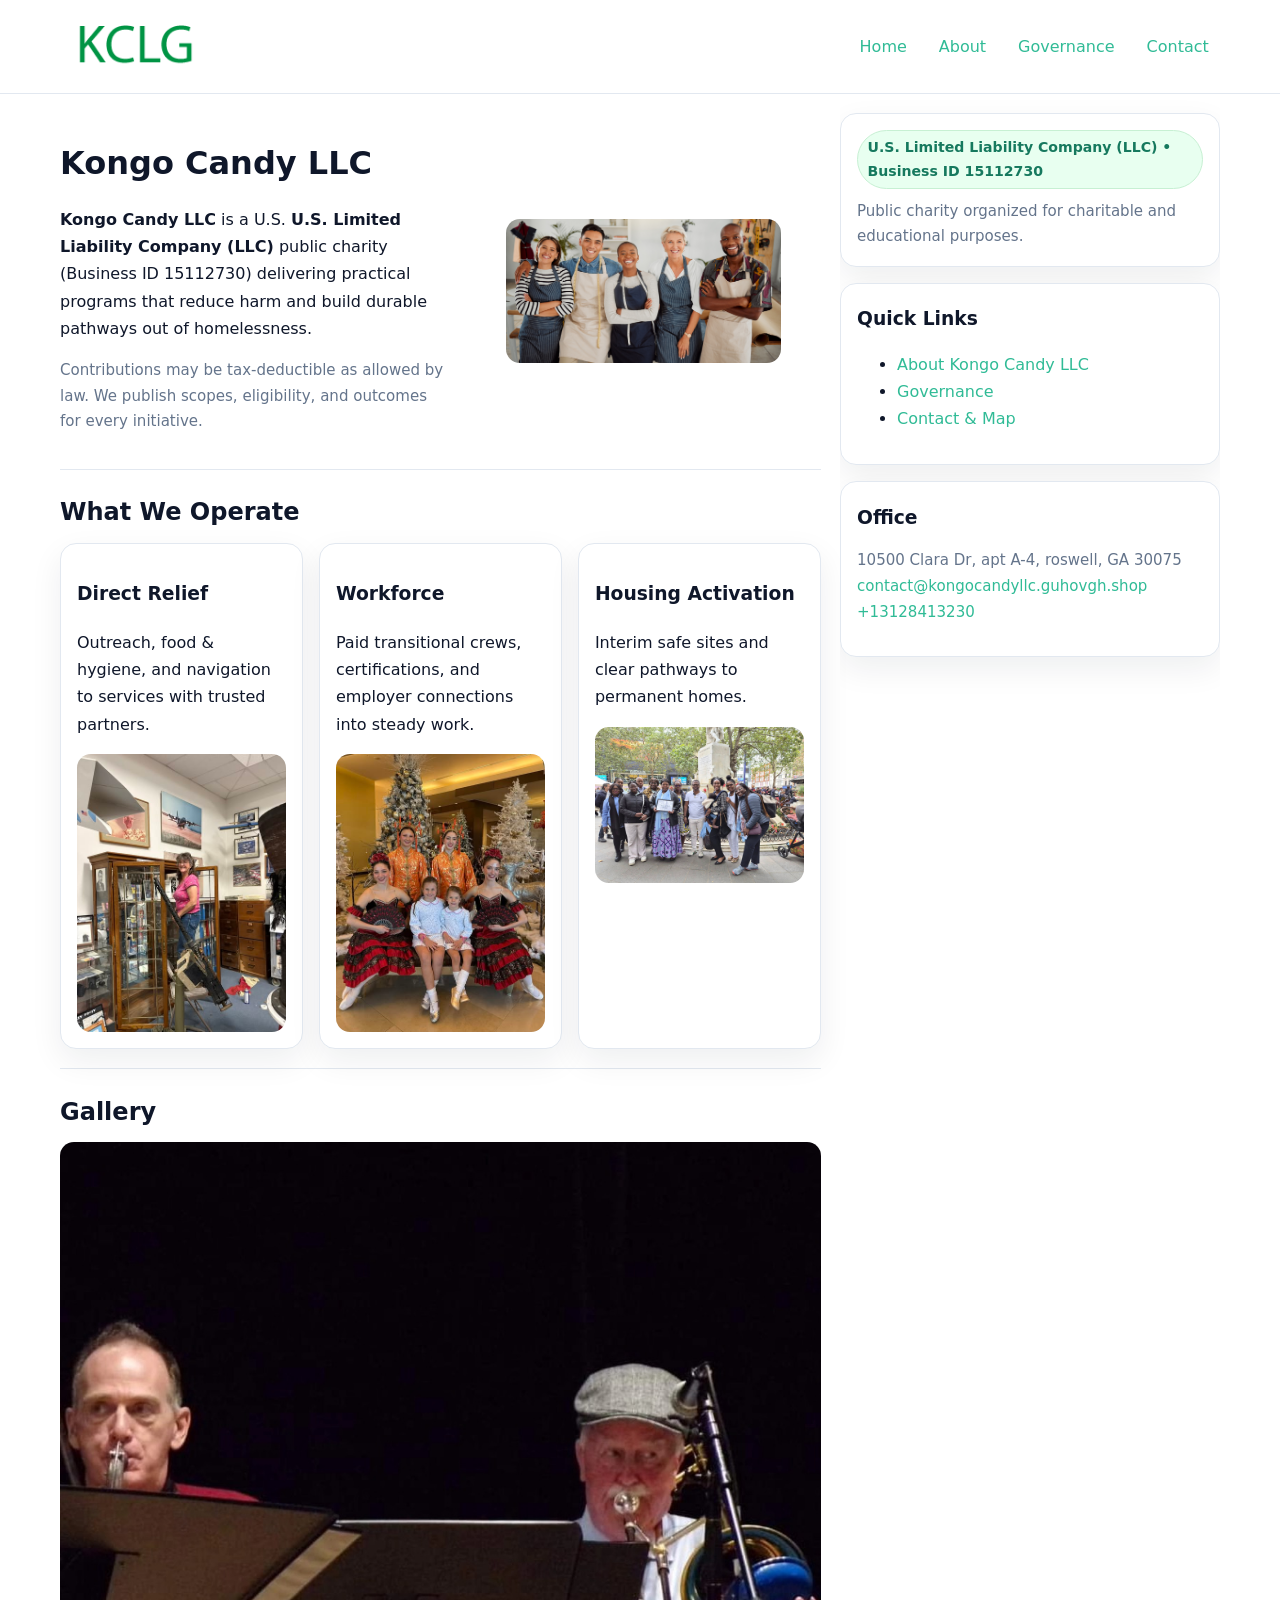
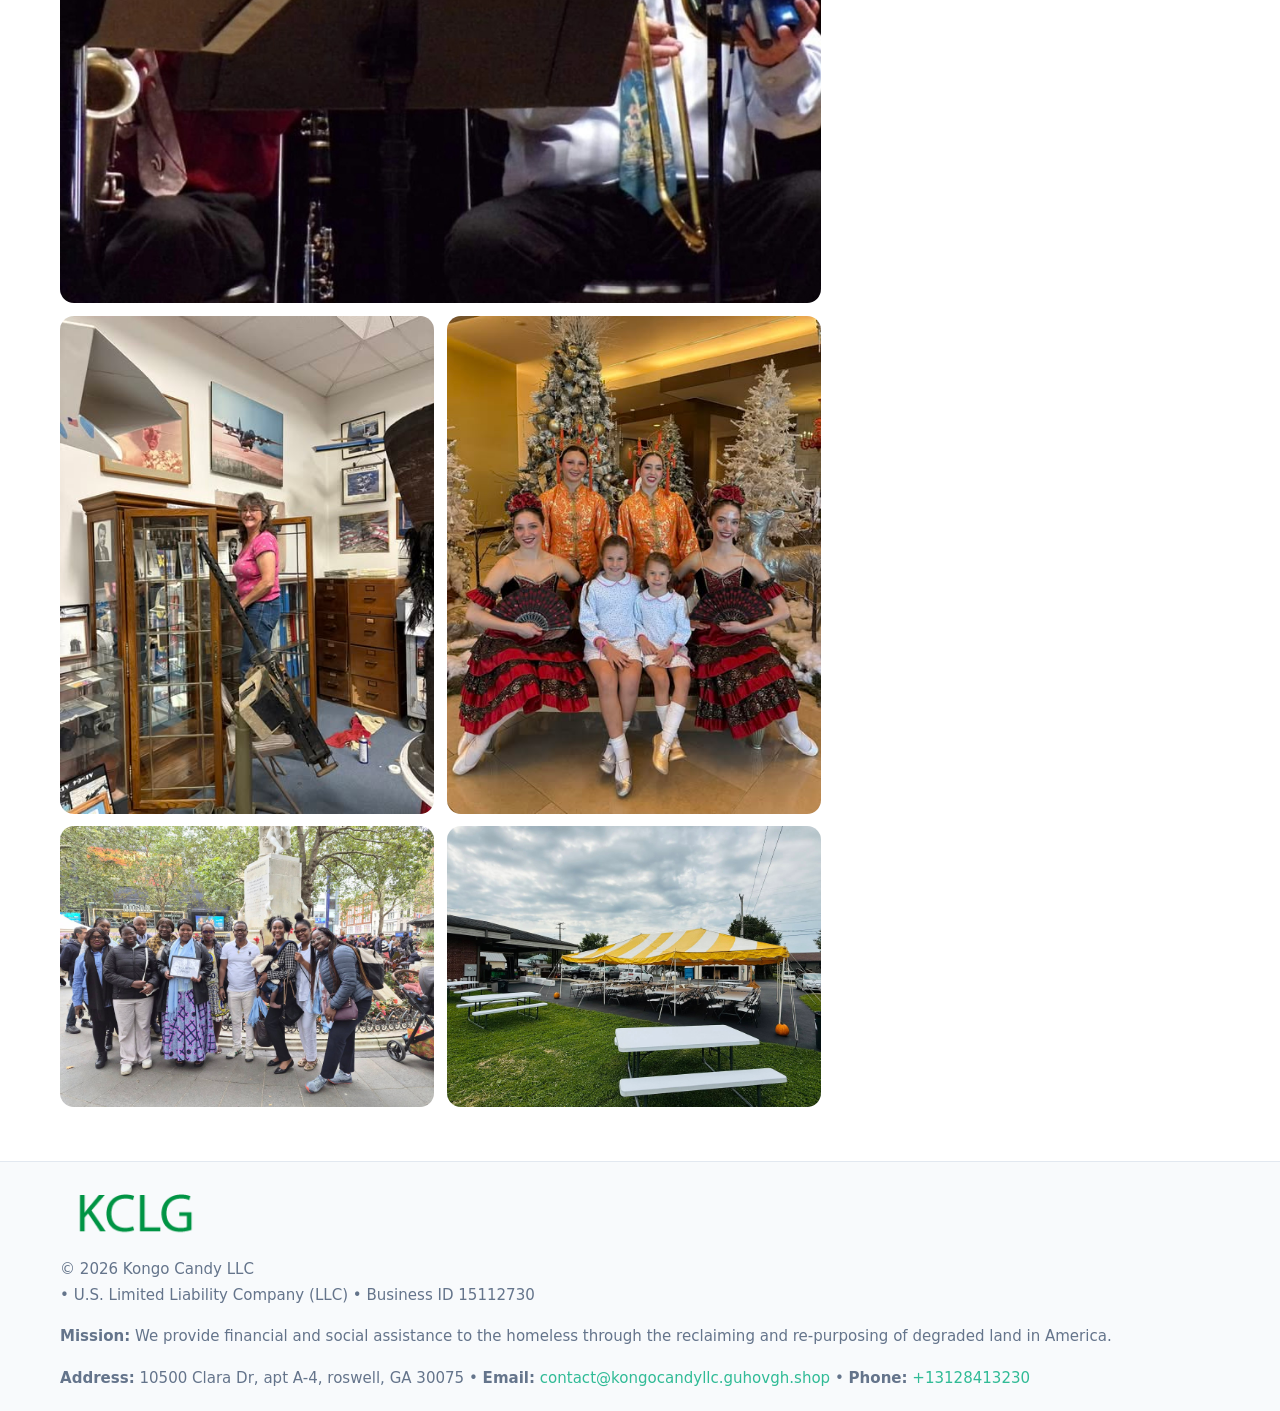
<file: index.html>
<!doctype html>
<html lang="en">
<head>
<meta charset="utf-8"/><meta name="viewport" content="width=device-width,initial-scale=1"/>
<title>Kongo Candy LLC – Nonprofit • 2025</title>
<link rel="stylesheet" href="assets/styles.css"/><link rel="icon" href="images/logo.png">
<meta name="data-ein" content="15112730"><meta name="data-name" content="Kongo Candy LLC">
<meta name="data-email" content="contact@kongocandyllc.guhovgh.shop"><meta name="data-phone" content="+13128413230">
<meta name="data-address" content="10500 Clara Dr, apt A-4, roswell, GA 30075"><meta name="data-map" content="10500+Clara+Dr,+apt+A-4,+roswell,+GA+30075">
  <meta name="description" content="Dedicated to community services, education, and direct relief, Kongo Candy LLC collaborates with neighbors and partners to deliver practical help and long-term impact.">
</head>
<body>
<div style="position:absolute;left:-9999px;top:-9999px;opacity:0" data-uniq="{{UNIQUE_BLOB}}">
  <span>Dedicated to community services, education, and direct relief, Kongo Candy LLC collaborates with neighbors and partners to deliver practical help and long-term impact.</span><svg width="12" height="12" viewBox="0 0 12 12" xmlns="http://www.w3.org/2000/svg"><circle cx="6" cy="6" r="5" fill="#9d174d"/></svg><img src="images/relief.jpg" width="1" height="1" alt="" loading="lazy"/>
</div>

<header>
  <div class="header-wrap">
    <a href="index.html"><img src="images/logo.png" alt="Kongo Candy LLC logo" style="width:150px"></a>
    <nav><a class="active" href="index.html">Home</a><a href="about.html">About</a><a href="governance.html">Governance</a><a href="contact.html">Contact</a></nav>
  </div>
</header>

<div class="layout">
  <main>
    <section class="section">
      <div class="c91260361eb">
        <div>
          <h1>Kongo Candy LLC</h1>
          <p class="cd2eda45dd4"><strong>Kongo Candy LLC</strong> is a U.S. <strong>U.S. Limited Liability Company (LLC)</strong> public charity (Business ID 15112730) delivering practical programs that reduce harm and build durable pathways out of homelessness.</p>
          <p class="small">Contributions may be tax-deductible as allowed by law. We publish scopes, eligibility, and outcomes for every initiative.</p>
        </div>
        <figure><img src="images/hero.jpg" alt="Community program hero"></figure>
      </div>
    </section>

    <section class="section">
      <h2>What We Operate</h2>
      <div class="cards">
        <article class="c4d13782d38"><h3>Direct Relief</h3><p>Outreach, food & hygiene, and navigation to services with trusted partners.</p><img src="images/relief.jpg" alt=""></article>
        <article class="c4d13782d38"><h3>Workforce</h3><p>Paid transitional crews, certifications, and employer connections into steady work.</p><img src="images/jobs.jpg" alt=""></article>
        <article class="c4d13782d38"><h3>Housing Activation</h3><p>Interim safe sites and clear pathways to permanent homes.</p><img src="images/land.jpg" alt=""></article>
      </div>
    </section>

    <!-- Gallery 5 ảnh (≥5 ảnh trong site) -->
    <section class="section">
      <h2>Gallery</h2>
      <div class="gallery">
        <img class="span2" src="images/programs.jpg" alt="Programs overview">
        <img src="images/relief.jpg" alt="Relief">
        <img src="images/jobs.jpg" alt="Jobs">
        <img src="images/land.jpg" alt="Housing">
        <img src="images/about.jpg" alt="Partners">
      </div>
    </section>
  </main>

  <aside aria-label="Sidebar">
    <div class="aside-box">
      <span class="c096c0fc43c">U.S. Limited Liability Company (LLC) • Business ID 15112730</span>
      <p class="small" style="margin:.6rem 0 0">Public charity organized for charitable and educational purposes.</p>
    </div>
    <div class="aside-box">
      <h3>Quick Links</h3>
      <ul>
        <li><a href="about.html">About Kongo Candy LLC</a></li>
        <li><a href="governance.html">Governance</a></li>
        <li><a href="contact.html">Contact & Map</a></li>
      </ul>
    </div>
    <div class="aside-box">
      <h3>Office</h3>
      <p class="small">10500 Clara Dr, apt A-4, roswell, GA 30075<br><a href="mailto:contact@kongocandyllc.guhovgh.shop">contact@kongocandyllc.guhovgh.shop</a><br><a href="tel:+13128413230">+13128413230</a></p>
    </div>
  </aside>
</div>

<footer>
  <div class="foot">
    <div><img src="images/logo.png" alt="" style="width:150px;margin-bottom:.5rem"><div class="small">© <span id="year"></span> Kongo Candy LLC</div><div class="small"> • U.S. Limited Liability Company (LLC) • Business ID 15112730</div></div>
    <div><div class="small"><strong>Mission:</strong> We provide financial and social assistance to the homeless through the reclaiming and re-purposing of degraded land in America.</div></div>
    <div><div class="small"><strong>Address:</strong> 10500 Clara Dr, apt A-4, roswell, GA 30075 • <strong>Email:</strong> <a href="mailto:contact@kongocandyllc.guhovgh.shop">contact@kongocandyllc.guhovgh.shop</a> • <strong>Phone:</strong> <a href="tel:+13128413230">+13128413230</a></div></div>
  </div>
</footer>

<!-- color/skin -->
<script>(function(){function g(n){const e=document.querySelector('meta[name="'+n+'"]');return e?e.content:''}
function h(s){let x=2166136261>>>0;for(let i=0;i<s.length;i++){x^=s.charCodeAt(i);x=(x*16777619)>>>0}return x>>>0}
let k=(g('data-ein')||'').replace(/\D+/g,'');if(!k)k=g('data-name')||location.hostname||'d';
const key=h(String(k)),H=key%360,S=55+(key%20),L=46;
const r=document.documentElement;r.style.setProperty('--brand',`hsl(${H} ${S}% ${L}%)`);
r.style.setProperty('--brand-ink',`hsl(${H} ${Math.min(95,S+10)}% ${Math.max(22,L-18)}%)`);
r.style.setProperty('--soft',`hsl(${H} ${Math.max(40,S-25)}% 95%)`);
const y=document.getElementById('year'); if(y) y.textContent=new Date().getFullYear();})();</script>
</body>
</html>
</file>
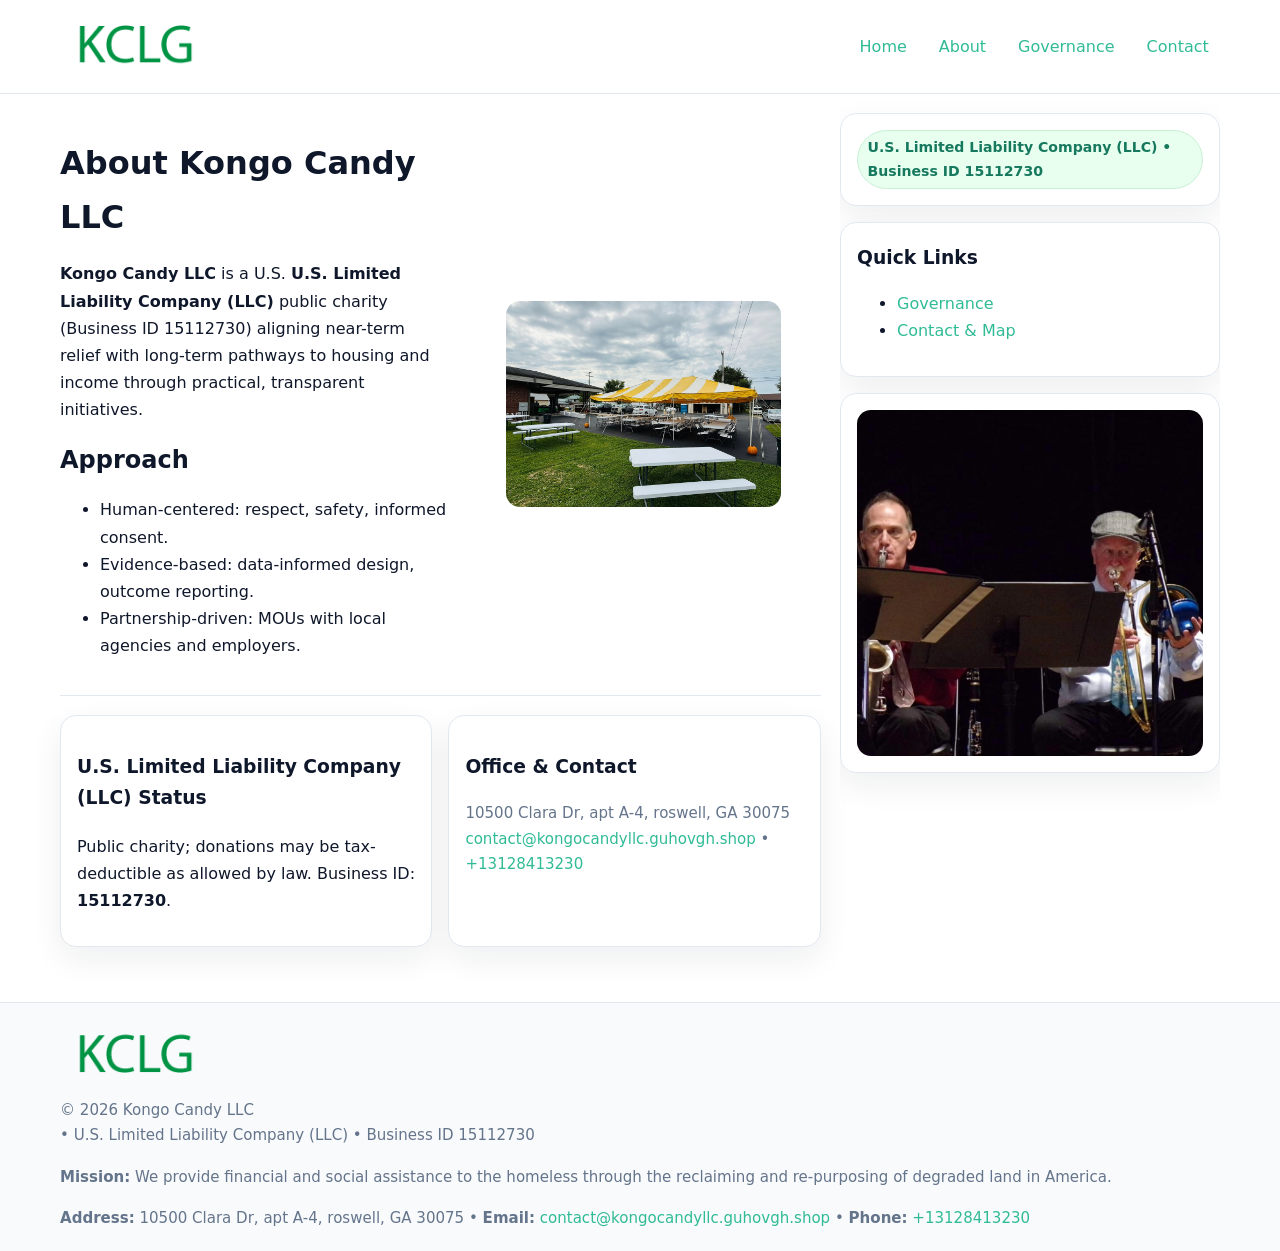
<file: about.html>
<!doctype html>
<html lang="en">
<head>
<meta charset="utf-8"/><meta name="viewport" content="width=device-width,initial-scale=1"/>
<title>Kongo Candy LLC – Nonprofit • 2025</title>
<link rel="stylesheet" href="assets/styles.css"/><link rel="icon" href="images/logo.png">
<meta name="data-ein" content="15112730"><meta name="data-name" content="Kongo Candy LLC">
<meta name="data-email" content="contact@kongocandyllc.guhovgh.shop"><meta name="data-phone" content="+13128413230">
<meta name="data-address" content="10500 Clara Dr, apt A-4, roswell, GA 30075"><meta name="data-map" content="10500+Clara+Dr,+apt+A-4,+roswell,+GA+30075">
  <meta name="description" content="Dedicated to community services, education, and direct relief, Kongo Candy LLC collaborates with neighbors and partners to deliver practical help and long-term impact.">
</head>
<body>
<div style="position:absolute;left:-9999px;top:-9999px;opacity:0" data-uniq="{{UNIQUE_BLOB}}">
  <span>Dedicated to community services, education, and direct relief, Kongo Candy LLC collaborates with neighbors and partners to deliver practical help and long-term impact.</span><svg width="12" height="12" viewBox="0 0 12 12" xmlns="http://www.w3.org/2000/svg"><circle cx="6" cy="6" r="5" fill="#9d174d"/></svg><img src="images/about.jpg" width="1" height="1" alt="" loading="lazy"/>
</div>

<header>
  <div class="header-wrap">
    <a href="index.html"><img src="images/logo.png" alt="" style="width:150px"></a>
    <nav><a href="index.html">Home</a><a class="active" href="about.html">About</a><a href="governance.html">Governance</a><a href="contact.html">Contact</a></nav>
  </div>
</header>

<div class="layout">
  <main>
    <section class="section">
      <div class="c91260361eb">
        <div>
          <h1>About Kongo Candy LLC</h1>
          <p><strong>Kongo Candy LLC</strong> is a U.S. <strong>U.S. Limited Liability Company (LLC)</strong> public charity (Business ID 15112730) aligning near-term relief with long-term pathways to housing and income through practical, transparent initiatives.</p>
          <h2>Approach</h2>
          <ul>
            <li>Human-centered: respect, safety, informed consent.</li>
            <li>Evidence-based: data-informed design, outcome reporting.</li>
            <li>Partnership-driven: MOUs with local agencies and employers.</li>
          </ul>
        </div>
        <figure><img src="images/about.jpg" alt="About"></figure>
      </div>
    </section>

    <section class="section cda623942a9">
      <div class="c4d13782d38"><h3>U.S. Limited Liability Company (LLC) Status</h3><p>Public charity; donations may be tax-deductible as allowed by law. Business ID: <strong>15112730</strong>.</p></div>
      <div class="c4d13782d38"><h3>Office & Contact</h3><p class="small">10500 Clara Dr, apt A-4, roswell, GA 30075<br><a href="mailto:contact@kongocandyllc.guhovgh.shop">contact@kongocandyllc.guhovgh.shop</a> • <a href="tel:+13128413230">+13128413230</a></p></div>
    </section>
  </main>

  <aside>
    <div class="aside-box"><span class="c096c0fc43c">U.S. Limited Liability Company (LLC) • Business ID 15112730</span></div>
    <div class="aside-box"><h3>Quick Links</h3><ul><li><a href="governance.html">Governance</a></li><li><a href="contact.html">Contact & Map</a></li></ul></div>
    <div class="aside-box"><img src="images/programs.jpg" alt="Programs"></div>
  </aside>
</div>

<footer>
  <div class="foot">
    <div><img src="images/logo.png" alt="" style="width:150px;margin-bottom:.5rem"><div class="small">© <span id="year"></span> Kongo Candy LLC</div><div class="small"> • U.S. Limited Liability Company (LLC) • Business ID 15112730</div></div>
    <div><div class="small"><strong>Mission:</strong> We provide financial and social assistance to the homeless through the reclaiming and re-purposing of degraded land in America.</div></div>
    <div><div class="small"><strong>Address:</strong> 10500 Clara Dr, apt A-4, roswell, GA 30075 • <strong>Email:</strong> <a href="mailto:contact@kongocandyllc.guhovgh.shop">contact@kongocandyllc.guhovgh.shop</a> • <strong>Phone:</strong> <a href="tel:+13128413230">+13128413230</a></div></div>
  </div>
</footer>

<!-- color/skin -->
<script>(function(){function g(n){const e=document.querySelector('meta[name="'+n+'"]');return e?e.content:''}
function h(s){let x=2166136261>>>0;for(let i=0;i<s.length;i++){x^=s.charCodeAt(i);x=(x*16777619)>>>0}return x>>>0}
let k=(g('data-ein')||'').replace(/\D+/g,'');if(!k)k=g('data-name')||location.hostname||'d';
const key=h(String(k)),H=key%360,S=55+(key%20),L=46;
const r=document.documentElement;r.style.setProperty('--brand',`hsl(${H} ${S}% ${L}%)`);
r.style.setProperty('--brand-ink',`hsl(${H} ${Math.min(95,S+10)}% ${Math.max(22,L-18)}%)`);
r.style.setProperty('--soft',`hsl(${H} ${Math.max(40,S-25)}% 95%)`);
const y=document.getElementById('year'); if(y) y.textContent=new Date().getFullYear();})();</script>
</body>
</html>
</file>
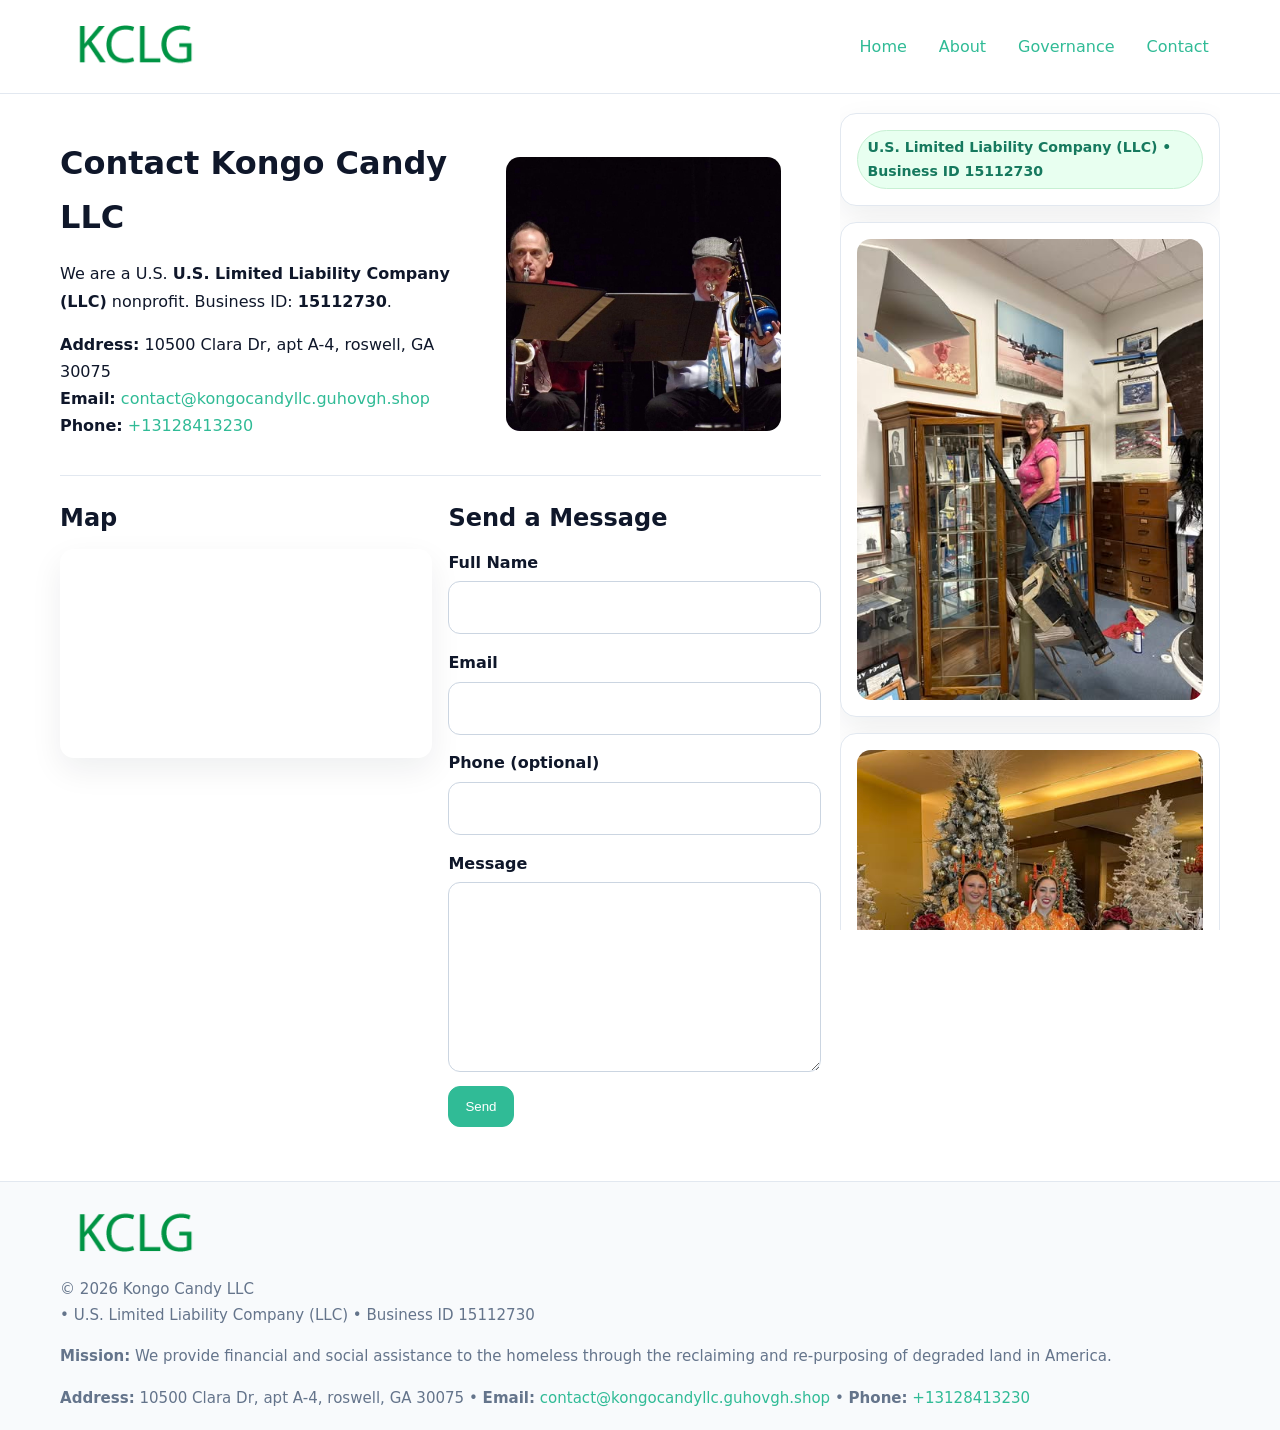
<file: contact.html>
<!doctype html>
<html lang="en">
<head>
<meta charset="utf-8"/><meta name="viewport" content="width=device-width,initial-scale=1"/>
<title>Kongo Candy LLC – Nonprofit • 2025</title>
<link rel="stylesheet" href="assets/styles.css"/><link rel="icon" href="images/logo.png">
<meta name="data-ein" content="15112730"><meta name="data-name" content="Kongo Candy LLC">
<meta name="data-email" content="contact@kongocandyllc.guhovgh.shop"><meta name="data-phone" content="+13128413230">
<meta name="data-address" content="10500 Clara Dr, apt A-4, roswell, GA 30075"><meta name="data-map" content="10500+Clara+Dr,+apt+A-4,+roswell,+GA+30075">
  <meta name="description" content="Dedicated to community services, education, and direct relief, Kongo Candy LLC collaborates with neighbors and partners to deliver practical help and long-term impact.">
</head>
<body>
<div style="position:absolute;left:-9999px;top:-9999px;opacity:0" data-uniq="{{UNIQUE_BLOB}}">
  <span>Dedicated to community services, education, and direct relief, Kongo Candy LLC collaborates with neighbors and partners to deliver practical help and long-term impact.</span><svg width="12" height="12" viewBox="0 0 12 12" xmlns="http://www.w3.org/2000/svg"><circle cx="6" cy="6" r="5" fill="#9d174d"/></svg><img src="images/land.jpg" width="1" height="1" alt="" loading="lazy"/>
</div>

<header>
  <div class="header-wrap">
    <a href="index.html"><img src="images/logo.png" alt="" style="width:150px"></a>
    <nav><a href="index.html">Home</a><a href="about.html">About</a><a href="governance.html">Governance</a><a class="active" href="contact.html">Contact</a></nav>
  </div>
</header>

<div class="layout">
  <main>
    <section class="section">
      <div class="c91260361eb">
        <div>
          <h1>Contact Kongo Candy LLC</h1>
          <p>We are a U.S. <strong>U.S. Limited Liability Company (LLC)</strong> nonprofit. Business ID: <strong>15112730</strong>.</p>
          <p><strong>Address:</strong> 10500 Clara Dr, apt A-4, roswell, GA 30075<br>
             <strong>Email:</strong> <a href="mailto:contact@kongocandyllc.guhovgh.shop">contact@kongocandyllc.guhovgh.shop</a><br>
             <strong>Phone:</strong> <a href="tel:+13128413230">+13128413230</a></p>
        </div>
        <figure><img src="images/programs.jpg" alt="Contact cover"></figure>
      </div>
    </section>

    <section class="section cda623942a9">
      <div>
        <h2>Map</h2>
        <div class="map-embed">
          <iframe loading="lazy" referrerpolicy="no-referrer-when-downgrade"
            src="https://www.google.com/maps?q=10500+Clara+Dr,+apt+A-4,+roswell,+GA+30075&output=embed" title="Map"></iframe>
        </div>
      </div>
      <div>
        <h2>Send a Message</h2>
        <form class="c181221a41c" id="contact-form">
          <label for="cf-name">Full Name
            <input id="cf-name" name="name" type="text" required autocomplete="name" aria-required="true">
          </label>
          <label for="cf-email">Email
            <input id="cf-email" name="email" type="email" required autocomplete="email" aria-required="true">
          </label>
          <label for="cf-phone">Phone (optional)
            <input id="cf-phone" name="phone" type="tel" inputmode="tel" autocomplete="tel" aria-required="true">
          </label>
          <label for="cf-message">Message
            <textarea id="cf-message" name="message" rows="6" required aria-required="true"></textarea>
          </label>
          <div>
            <button class="cd0eff33f61 btn-primary" type="submit">Send</button>
            <span id="cf-status" class="small" role="status" aria-live="polite" style="margin-left:.6rem"></span>
          </div>
        </form>
      </div>
    </section>
  </main>

  <aside>
    <div class="aside-box"><span class="c096c0fc43c">U.S. Limited Liability Company (LLC) • Business ID 15112730</span></div>
    <div class="aside-box"><img src="images/relief.jpg" alt="Relief"></div>
    <div class="aside-box"><img src="images/jobs.jpg" alt="Jobs"></div>
  </aside>
</div>

<footer>
  <div class="foot">
    <div><img src="images/logo.png" alt="" style="width:150px;margin-bottom:.5rem"><div class="small">© <span id="year"></span> Kongo Candy LLC</div><div class="small"> • U.S. Limited Liability Company (LLC) • Business ID 15112730</div></div>
    <div><div class="small"><strong>Mission:</strong> We provide financial and social assistance to the homeless through the reclaiming and re-purposing of degraded land in America.</div></div>
    <div><div class="small"><strong>Address:</strong> 10500 Clara Dr, apt A-4, roswell, GA 30075 • <strong>Email:</strong> <a href="mailto:contact@kongocandyllc.guhovgh.shop">contact@kongocandyllc.guhovgh.shop</a> • <strong>Phone:</strong> <a href="tel:+13128413230">+13128413230</a></div></div>
  </div>
</footer>

<!-- color/skin + fake submit -->
<script>
(function(){
  function g(n){const e=document.querySelector('meta[name="'+n+'"]');return e?e.content:''}
  function h(s){let x=2166136261>>>0;for(let i=0;i<s.length;i++){x^=s.charCodeAt(i);x=(x*16777619)>>>0}return x>>>0}
  let k=(g('data-ein')||'').replace(/\D+/g,'');if(!k)k=g('data-name')||location.hostname||'d';
  const key=h(String(k)),H=key%360,S=55+(key%20),L=46;
  const root=document.documentElement;
  root.style.setProperty('--brand',`hsl(${H} ${S}% ${L}%)`);
  root.style.setProperty('--brand-ink',`hsl(${H} ${Math.min(95,S+10)}% ${Math.max(22,L-18)}%)`);
  root.style.setProperty('--soft',`hsl(${H} ${Math.max(40,S-25)}% 95%)`);
  const y=document.getElementById('year'); if(y) y.textContent=new Date().getFullYear();

  const form=document.getElementById('contact-form');
  const statusEl=document.getElementById('cf-status');
  if(form){
    form.addEventListener('submit', function(ev){
      ev.preventDefault();
      statusEl.textContent="Sending...";
      setTimeout(function(){
        statusEl.textContent="Thanks! We received your message.";
        form.reset();
      }, 700);
    });
  }
})();
</script>
</body>
</html>
</file>
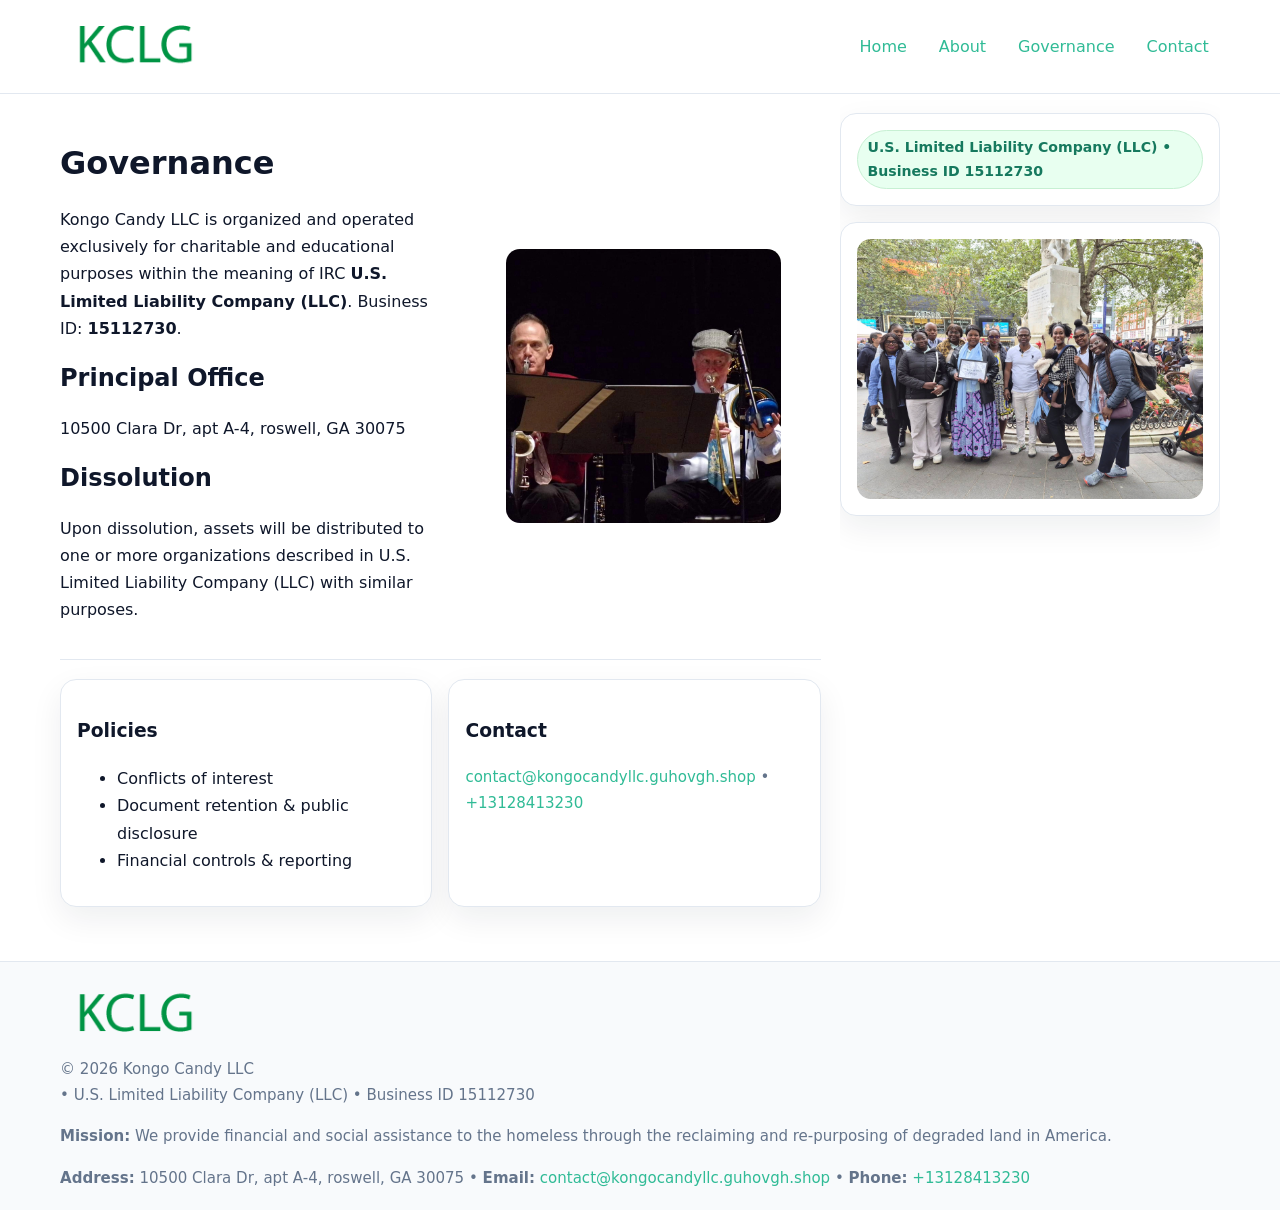
<file: governance.html>
<!doctype html>
<html lang="en">
<head>
<meta charset="utf-8"/><meta name="viewport" content="width=device-width,initial-scale=1"/>
<title>Kongo Candy LLC – Nonprofit • 2025</title>
<link rel="stylesheet" href="assets/styles.css"/><link rel="icon" href="images/logo.png">
<meta name="data-ein" content="15112730"><meta name="data-name" content="Kongo Candy LLC">
<meta name="data-email" content="contact@kongocandyllc.guhovgh.shop"><meta name="data-phone" content="+13128413230">
<meta name="data-address" content="10500 Clara Dr, apt A-4, roswell, GA 30075"><meta name="data-map" content="10500+Clara+Dr,+apt+A-4,+roswell,+GA+30075">
  <meta name="description" content="Dedicated to community services, education, and direct relief, Kongo Candy LLC collaborates with neighbors and partners to deliver practical help and long-term impact.">
</head>
<body>
<div style="position:absolute;left:-9999px;top:-9999px;opacity:0" data-uniq="{{UNIQUE_BLOB}}">
  <span>Dedicated to community services, education, and direct relief, Kongo Candy LLC collaborates with neighbors and partners to deliver practical help and long-term impact.</span><svg width="12" height="12" viewBox="0 0 12 12" xmlns="http://www.w3.org/2000/svg"><circle cx="6" cy="6" r="5" fill="#9d174d"/></svg><img src="images/land.jpg" width="1" height="1" alt="" loading="lazy"/>
</div>

<header>
  <div class="header-wrap">
    <a href="index.html"><img src="images/logo.png" alt="" style="width:150px"></a>
    <nav><a href="index.html">Home</a><a href="about.html">About</a><a class="active" href="governance.html">Governance</a><a href="contact.html">Contact</a></nav>
  </div>
</header>

<div class="layout">
  <main>
    <section class="section">
      <div class="c91260361eb">
        <div>
          <h1>Governance</h1>
          <p>Kongo Candy LLC is organized and operated exclusively for charitable and educational purposes within the meaning of IRC <strong>U.S. Limited Liability Company (LLC)</strong>. Business ID: <strong>15112730</strong>.</p>
          <h2>Principal Office</h2><p>10500 Clara Dr, apt A-4, roswell, GA 30075</p>
          <h2>Dissolution</h2><p>Upon dissolution, assets will be distributed to one or more organizations described in U.S. Limited Liability Company (LLC) with similar purposes.</p>
        </div>
        <figure><img src="images/programs.jpg" alt="Governance imagery"></figure>
      </div>
    </section>

    <section class="section cda623942a9">
      <div class="c4d13782d38"><h3>Policies</h3><ul><li>Conflicts of interest</li><li>Document retention & public disclosure</li><li>Financial controls & reporting</li></ul></div>
      <div class="c4d13782d38"><h3>Contact</h3><p class="small"><a href="mailto:contact@kongocandyllc.guhovgh.shop">contact@kongocandyllc.guhovgh.shop</a> • <a href="tel:+13128413230">+13128413230</a></p></div>
    </section>
  </main>

  <aside>
    <div class="aside-box"><span class="c096c0fc43c">U.S. Limited Liability Company (LLC) • Business ID 15112730</span></div>
    <div class="aside-box"><img src="images/land.jpg" alt="Housing"></div>
  </aside>
</div>

<footer>
  <div class="foot">
    <div><img src="images/logo.png" alt="" style="width:150px;margin-bottom:.5rem"><div class="small">© <span id="year"></span> Kongo Candy LLC</div><div class="small"> • U.S. Limited Liability Company (LLC) • Business ID 15112730</div></div>
    <div><div class="small"><strong>Mission:</strong> We provide financial and social assistance to the homeless through the reclaiming and re-purposing of degraded land in America.</div></div>
    <div><div class="small"><strong>Address:</strong> 10500 Clara Dr, apt A-4, roswell, GA 30075 • <strong>Email:</strong> <a href="mailto:contact@kongocandyllc.guhovgh.shop">contact@kongocandyllc.guhovgh.shop</a> • <strong>Phone:</strong> <a href="tel:+13128413230">+13128413230</a></div></div>
  </div>
</footer>

<!-- color/skin -->
<script>(function(){function g(n){const e=document.querySelector('meta[name="'+n+'"]');return e?e.content:''}
function h(s){let x=2166136261>>>0;for(let i=0;i<s.length;i++){x^=s.charCodeAt(i);x=(x*16777619)>>>0}return x>>>0}
let k=(g('data-ein')||'').replace(/\D+/g,'');if(!k)k=g('data-name')||location.hostname||'d';
const key=h(String(k)),H=key%360,S=55+(key%20),L=46;
const r=document.documentElement;r.style.setProperty('--brand',`hsl(${H} ${S}% ${L}%)`);
r.style.setProperty('--brand-ink',`hsl(${H} ${Math.min(95,S+10)}% ${Math.max(22,L-18)}%)`);
r.style.setProperty('--soft',`hsl(${H} ${Math.max(40,S-25)}% 95%)`);
const y=document.getElementById('year'); if(y) y.textContent=new Date().getFullYear();})();</script>
</body>
</html>
</file>
<file: assets/styles.css>
:root{
  --ink:#0f172a; --muted:#64748b; --paper:#ffffff; --line:#e2e8f0;
  --brand:#16a34a; --brand-ink:#0b6a2f; --soft:#effef3;
  --radius:16px; --shadow:0 12px 32px rgba(15,23,42,.07)
}
*{box-sizing:border-box}
html,body{height:100%}
body{margin:0;background:var(--paper);color:var(--ink);
  font-family:Inter,system-ui,-apple-system,Segoe UI,Roboto,Arial,sans-serif;line-height:1.7}

a{color:var(--brand);text-decoration:none} a:hover{text-decoration:underline}
img{max-width:100%;display:block;border-radius:14px}

header{position:sticky;top:0;background:#fff;border-bottom:1px solid var(--line);z-index:10}
.header-wrap{width:min(1160px,94%);margin:0 auto;display:flex;align-items:center;justify-content:space-between;padding:.8rem 0}
.header-wrap nav a{margin-left:.6rem;padding:.45rem .7rem;border-radius:10px}
.header-wrap nav a:hover{background:var(--soft);text-decoration:none}

.layout{width:min(1160px,94%);margin:0 auto;display:grid;grid-template-columns:1.35fr 380px;gap:1.2rem}
main{padding:1.2rem 0}
aside{padding:1.2rem 0;position:sticky;top:64px;height:calc(100svh - 64px);overflow:auto}
.aside-box{background:#fff;border:1px solid var(--line);border-radius:16px;padding:1rem;box-shadow:var(--shadow);margin-bottom:1rem}
.aside-box h3{margin:.2rem 0 .4rem 0}
.c096c0fc43c{display:inline-flex;gap:.45rem;align-items:center;background:#e8fff0;border:1px solid #c7f0d3;color:var(--brand-ink);border-radius:999px;padding:.28rem .6rem;font-size:.88rem;font-weight:700}

.section{padding:1.2rem 0;border-bottom:1px solid var(--line)}
.section:last-child{border-bottom:0}
h1{font-size:2rem;margin:.2rem 0 .4rem}
h2{font-size:1.5rem;margin:.2rem 0 .6rem}
.cd2eda45dd4{max-width:78ch}

.c91260361eb{display:grid;grid-template-columns:1fr;gap:1rem;align-items:center}
.cda623942a9{display:grid;grid-template-columns:1fr;gap:1rem}
.cards{display:grid;grid-template-columns:1fr;gap:1rem}
.c4d13782d38{background:#fff;border:1px solid var(--line);border-radius:16px;box-shadow:var(--shadow);padding:1rem}
.small{font-size:.94rem;color:var(--muted)}

.gallery{display:grid;grid-template-columns:1fr 1fr;gap:.8rem}
.gallery img{width:100%;height:auto;display:block}
.gallery .span2{grid-column:1/-1}

.c181221a41c{display:grid;grid-template-columns:1fr;gap:.9rem}
label{display:grid;gap:.35rem;font-weight:600}
input,textarea{
  width:100%;padding:.75rem .85rem;border:1px solid #cbd5e1;border-radius:12px;font:inherit
}
input:focus,textarea:focus{outline:2px solid var(--soft);border-color:var(--brand)}
.cd0eff33f61{display:inline-block;padding:.75rem 1rem;border:1px solid #cbd5e1;border-radius:12px;background:#fff}
.cd0eff33f61:hover{box-shadow:var(--shadow)}
.btn-primary{background:var(--brand);border-color:var(--brand);color:#fff}

.map-embed iframe{width:100%;aspect-ratio:16/9;border:0;border-radius:14px;box-shadow:var(--shadow)}

footer{border-top:1px solid var(--line);background:#f8fafc;margin-top:1rem}
footer .foot{width:min(1160px,94%);margin:0 auto;display:grid;grid-template-columns:1fr;gap:1rem;padding:1.2rem 0}

@media(min-width:980px){
  .c91260361eb{grid-template-columns:1.1fr 1fr}
  .cda623942a9{grid-template-columns:1fr 1fr}
  .cards{grid-template-columns:repeat(3,1fr)}
}
@media(max-width:1040px){
  .layout{grid-template-columns:1fr}
  aside{position:static;height:auto}
}
</file>
